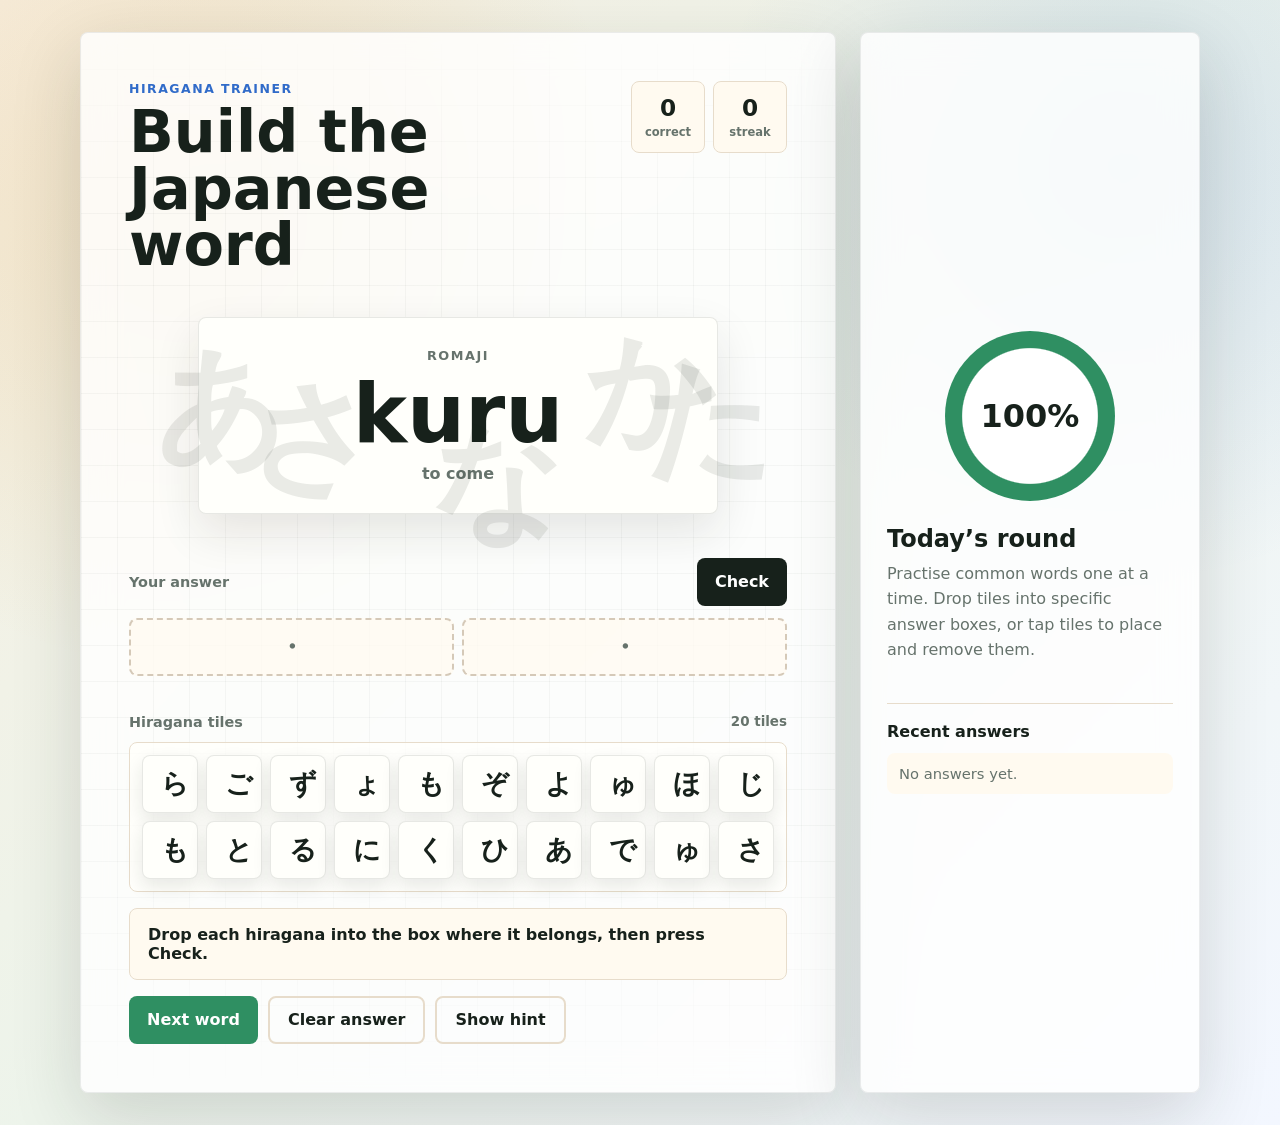
<file: BuildHiragana/index.html>
<!DOCTYPE html>
<html lang="en">
  <head>
    <meta charset="UTF-8" />
    <meta name="viewport" content="width=device-width, initial-scale=1.0" />
    <title>Hiragana Practice</title>
    <link rel="stylesheet" href="styles.css" />
  </head>
  <body>
    <main class="app-shell">
      <section class="practice-panel" aria-labelledby="app-title">
        <div class="topbar">
          <div>
            <p class="eyebrow">Hiragana trainer</p>
            <h1 id="app-title">Build the Japanese word</h1>
          </div>
          <div class="scoreboard" aria-label="Practice score">
            <div>
              <span id="score">0</span>
              <small>correct</small>
            </div>
            <div>
              <span id="streak">0</span>
              <small>streak</small>
            </div>
          </div>
        </div>

        <div class="prompt-area">
          <div class="kana-orbit" aria-hidden="true">
            <span>あ</span>
            <span>か</span>
            <span>さ</span>
            <span>た</span>
            <span>な</span>
          </div>
          <div class="word-card">
            <span class="label">Romaji</span>
            <p id="romaji-word">arigatou</p>
            <span id="meaning" class="meaning">thank you</span>
          </div>
        </div>

        <section class="answer-builder" aria-labelledby="answer-title">
          <div class="section-heading">
            <h2 id="answer-title">Your answer</h2>
            <button id="check-button" type="button">Check</button>
          </div>
          <div
            id="answer-slots"
            class="answer-slots"
            aria-label="Drop hiragana into answer boxes"
          ></div>

          <div class="section-heading">
            <h2>Hiragana tiles</h2>
            <span id="tile-count">20 tiles</span>
          </div>
          <div
            id="tile-bank"
            class="tile-bank"
            aria-label="Available hiragana tiles"
          ></div>
        </section>

        <div id="feedback" class="feedback neutral" role="status" aria-live="polite">
          Drop each hiragana into the box where it belongs, then press Check.
        </div>

        <div class="actions">
          <button id="next-button" class="secondary" type="button">Next word</button>
          <button id="clear-button" class="ghost" type="button">Clear answer</button>
          <button id="hint-button" class="ghost" type="button">Show hint</button>
        </div>
      </section>

      <aside class="side-panel" aria-label="Practice details">
        <div class="progress-ring" aria-hidden="true">
          <span id="accuracy">100%</span>
        </div>
        <div>
          <h2>Today’s round</h2>
          <p>
            Practise common words one at a time. Drop tiles into specific
            answer boxes, or tap tiles to place and remove them.
          </p>
        </div>
        <div class="history">
          <h3>Recent answers</h3>
          <ul id="history-list">
            <li>No answers yet.</li>
          </ul>
        </div>
      </aside>
    </main>

    <script src="script.js"></script>
  </body>
</html>
</file>
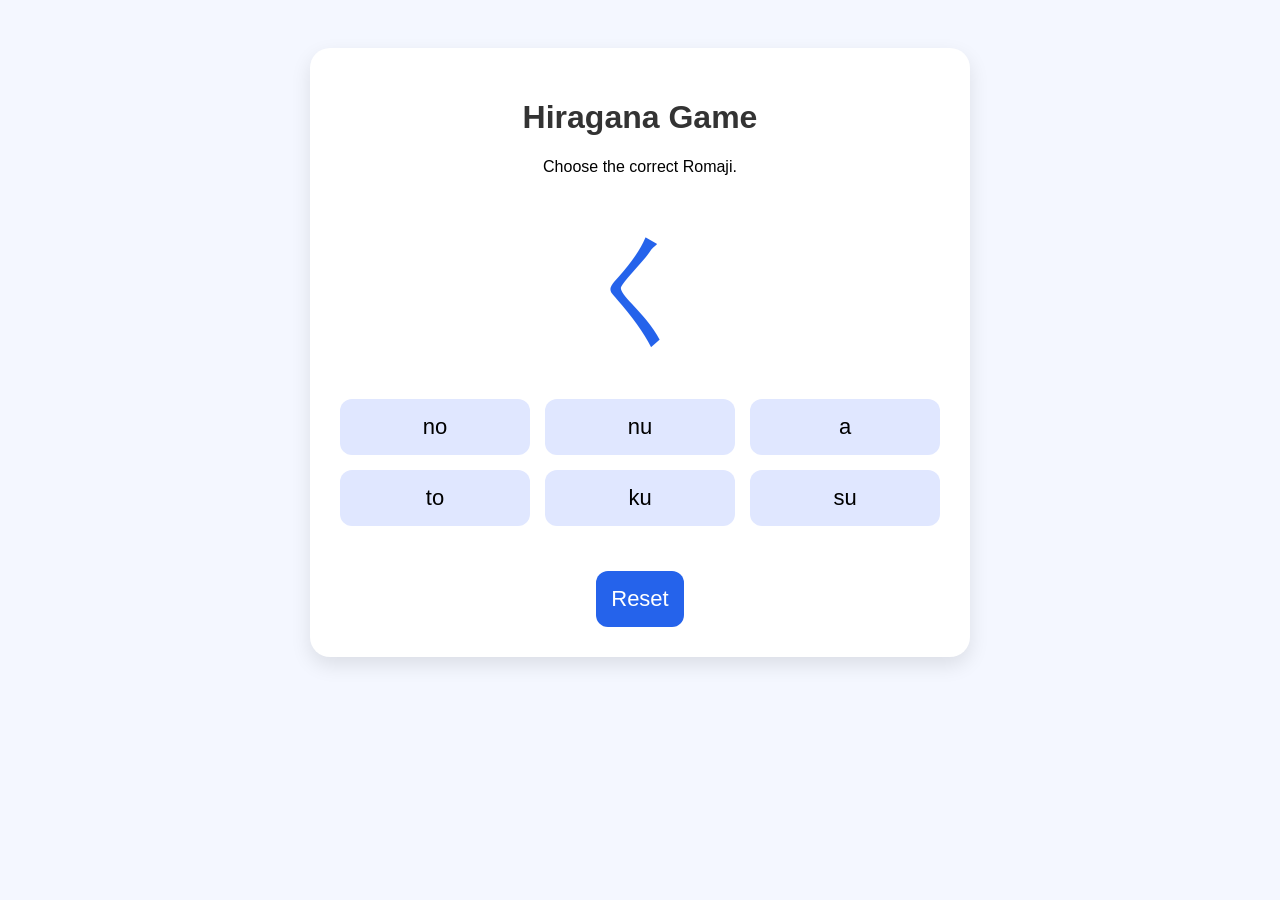
<file: Hiragana.html>
<!DOCTYPE html>
<html lang="en">
<head>
  <meta charset="UTF-8" />
  <meta name="viewport" content="width=device-width, initial-scale=1.0" />
  <title>Hiragana Learning Game</title>

  <style>
    body {
      font-family: Arial, sans-serif;
      background: #f4f7ff;
      text-align: center;
      padding: 40px;
    }

    .game-box {
      max-width: 600px;
      margin: auto;
      background: white;
      padding: 30px;
      border-radius: 20px;
      box-shadow: 0 8px 20px rgba(0,0,0,0.1);
    }

    h1 {
      color: #333;
    }

    .hiragana {
      font-size: 120px;
      margin: 30px 0;
      color: #2563eb;
    }

    .options {
      display: grid;
      grid-template-columns: 1fr 1fr 1fr;
      gap: 15px;
      margin-top: 20px;
    }

    button {
      font-size: 22px;
      padding: 15px;
      border: none;
      border-radius: 12px;
      background: #e0e7ff;
      cursor: pointer;
      transition: 0.2s;
    }

    button:hover {
      background: #c7d2fe;
    }

    .correct {
      background: #86efac !important;
    }

    .wrong {
      background: #fca5a5 !important;
    }

    .message {
      font-size: 22px;
      margin-top: 20px;
      font-weight: bold;
    }

    .reset-btn {
      margin-top: 25px;
      background: #2563eb;
      color: white;
    }
  </style>
</head>

<body>
  <div class="game-box">
    <h1>Hiragana Game</h1>
    <p>Choose the correct Romaji.</p>

    <div id="hiragana" class="hiragana">あ</div>

    <div id="options" class="options"></div>

    <div id="message" class="message"></div>

    <button class="reset-btn" onclick="nextQuestion()">Reset</button>
  </div>

  <script>
    const hiraganaList = [
      { hira: "あ", romaji: "a" },
      { hira: "い", romaji: "i" },
      { hira: "う", romaji: "u" },
      { hira: "え", romaji: "e" },
      { hira: "お", romaji: "o" },

      { hira: "か", romaji: "ka" },
      { hira: "き", romaji: "ki" },
      { hira: "く", romaji: "ku" },
      { hira: "け", romaji: "ke" },
      { hira: "こ", romaji: "ko" },

      { hira: "さ", romaji: "sa" },
      { hira: "し", romaji: "shi" },
      { hira: "す", romaji: "su" },
      { hira: "せ", romaji: "se" },
      { hira: "そ", romaji: "so" },

      { hira: "た", romaji: "ta" },
      { hira: "ち", romaji: "chi" },
      { hira: "つ", romaji: "tsu" },
      { hira: "て", romaji: "te" },
      { hira: "と", romaji: "to" },

      { hira: "な", romaji: "na" },
      { hira: "に", romaji: "ni" },
      { hira: "ぬ", romaji: "nu" },
      { hira: "ね", romaji: "ne" },
      { hira: "の", romaji: "no" }
    ];

    let currentQuestion;
    let answered = false;

    function shuffle(array) {
      return array.sort(() => Math.random() - 0.5);
    }

    function nextQuestion() {
      answered = false;
      document.getElementById("message").textContent = "";

      currentQuestion = hiraganaList[
        Math.floor(Math.random() * hiraganaList.length)
      ];

      document.getElementById("hiragana").textContent = currentQuestion.hira;

      let options = [currentQuestion.romaji];

      while (options.length < 6) {
        let randomItem = hiraganaList[
          Math.floor(Math.random() * hiraganaList.length)
        ];

        if (!options.includes(randomItem.romaji)) {
          options.push(randomItem.romaji);
        }
      }

      options = shuffle(options);

      const optionsBox = document.getElementById("options");
      optionsBox.innerHTML = "";

      options.forEach(option => {
        const button = document.createElement("button");
        button.textContent = option;
        button.onclick = () => checkAnswer(button, option);
        optionsBox.appendChild(button);
      });
    }

    function checkAnswer(button, selectedAnswer) {
      if (answered) return;

      answered = true;

      const buttons = document.querySelectorAll(".options button");

      buttons.forEach(btn => {
        if (btn.textContent === currentQuestion.romaji) {
          btn.classList.add("correct");
        }
      });

      if (selectedAnswer === currentQuestion.romaji) {
        document.getElementById("message").textContent = "Correct!";
      } else {
        button.classList.add("wrong");
        document.getElementById("message").textContent =
          "Wrong! Correct answer is " + currentQuestion.romaji;
      }
    }

    nextQuestion();
  </script>
</body>
</html>
</file>
<file: BuildHiragana/styles.css>
:root {
  color-scheme: light;
  --ink: #17211b;
  --muted: #66736c;
  --paper: #fffaf0;
  --panel: #ffffff;
  --green: #2f8f62;
  --red: #c84737;
  --amber: #d89122;
  --blue: #306bc9;
  --line: #e7dccb;
  --shadow: 0 24px 70px rgba(32, 38, 31, 0.16);
}

* {
  box-sizing: border-box;
}

body {
  min-height: 100vh;
  margin: 0;
  color: var(--ink);
  font-family: "Segoe UI", system-ui, sans-serif;
  background:
    radial-gradient(circle at 15% 20%, rgba(216, 145, 34, 0.18), transparent 28rem),
    radial-gradient(circle at 88% 15%, rgba(48, 107, 201, 0.14), transparent 26rem),
    linear-gradient(135deg, #f7efe1 0%, #edf4eb 48%, #f3f7ff 100%);
}

button {
  font: inherit;
}

.app-shell {
  width: min(1120px, calc(100% - 32px));
  min-height: 100vh;
  margin: 0 auto;
  display: grid;
  grid-template-columns: minmax(0, 1fr) 340px;
  gap: 24px;
  align-items: center;
  padding: 32px 0;
}

.practice-panel,
.side-panel {
  border: 1px solid rgba(23, 33, 27, 0.08);
  background: rgba(255, 255, 255, 0.82);
  box-shadow: var(--shadow);
  backdrop-filter: blur(18px);
}

.practice-panel {
  min-height: 650px;
  border-radius: 8px;
  padding: clamp(24px, 5vw, 48px);
  display: flex;
  flex-direction: column;
  justify-content: space-between;
  overflow: hidden;
  position: relative;
}

.practice-panel::before {
  content: "";
  position: absolute;
  inset: 0;
  pointer-events: none;
  background-image:
    linear-gradient(rgba(23, 33, 27, 0.035) 1px, transparent 1px),
    linear-gradient(90deg, rgba(23, 33, 27, 0.035) 1px, transparent 1px);
  background-size: 36px 36px;
  mask-image: linear-gradient(to bottom, transparent, black 18%, black 74%, transparent);
}

.topbar,
.prompt-area,
.answer-builder,
.feedback,
.actions {
  position: relative;
  z-index: 1;
}

.topbar {
  display: flex;
  gap: 20px;
  justify-content: space-between;
  align-items: flex-start;
}

.eyebrow {
  margin: 0 0 8px;
  color: var(--blue);
  font-size: 0.78rem;
  font-weight: 800;
  text-transform: uppercase;
  letter-spacing: 0.12em;
}

h1,
h2,
h3,
p {
  margin-top: 0;
}

h1 {
  max-width: 620px;
  margin-bottom: 0;
  font-size: clamp(2rem, 4.6vw, 4rem);
  line-height: 0.96;
  letter-spacing: 0;
}

.scoreboard {
  display: grid;
  grid-template-columns: repeat(2, minmax(74px, 1fr));
  gap: 8px;
}

.scoreboard div {
  min-width: 74px;
  padding: 12px;
  border-radius: 8px;
  border: 1px solid var(--line);
  background: var(--paper);
  text-align: center;
}

.scoreboard span {
  display: block;
  font-size: 1.45rem;
  font-weight: 800;
}

.scoreboard small {
  color: var(--muted);
  font-size: 0.72rem;
  font-weight: 700;
}

.prompt-area {
  min-height: 240px;
  display: grid;
  place-items: center;
  margin: 22px 0;
}

.kana-orbit {
  position: absolute;
  inset: 8px 0 0;
  color: rgba(23, 33, 27, 0.09);
  font-family: "Yu Gothic", "Meiryo", "Hiragino Sans", sans-serif;
  font-weight: 900;
  pointer-events: none;
}

.kana-orbit span {
  position: absolute;
  font-size: clamp(3.4rem, 10vw, 8rem);
}

.kana-orbit span:nth-child(1) {
  left: 4%;
  top: 8%;
}

.kana-orbit span:nth-child(2) {
  right: 11%;
  top: 0;
}

.kana-orbit span:nth-child(3) {
  left: 18%;
  bottom: 4%;
}

.kana-orbit span:nth-child(4) {
  right: 2%;
  bottom: 12%;
}

.kana-orbit span:nth-child(5) {
  left: 46%;
  top: 40%;
}

.word-card {
  width: min(520px, 100%);
  min-height: 180px;
  border-radius: 8px;
  border: 1px solid rgba(23, 33, 27, 0.1);
  background: #fffffb;
  box-shadow: 0 18px 45px rgba(32, 38, 31, 0.11);
  display: grid;
  place-items: center;
  align-content: center;
  gap: 10px;
  text-align: center;
  padding: 30px;
}

.label {
  color: var(--muted);
  font-size: 0.8rem;
  font-weight: 800;
  text-transform: uppercase;
  letter-spacing: 0.12em;
}

#romaji-word {
  margin: 0;
  font-size: clamp(2.6rem, 7vw, 5.1rem);
  font-weight: 800;
  line-height: 1;
}

@media (max-height: 760px) {
  .app-shell {
    align-items: start;
    padding: 18px 0;
  }

  .practice-panel {
    min-height: auto;
    padding: 24px;
  }

  h1 {
    font-size: clamp(2rem, 4.2vw, 3.25rem);
  }

  .prompt-area {
    min-height: 185px;
    margin: 16px 0;
  }

  .word-card {
    min-height: 150px;
    padding: 22px;
  }

  #romaji-word {
    font-size: clamp(2.5rem, 6vw, 4.2rem);
  }

  .slot,
  .tile {
    height: 50px;
    font-size: 1.45rem;
  }
}

.meaning {
  color: var(--muted);
  font-weight: 700;
}

button {
  min-height: 48px;
  border: 0;
  border-radius: 8px;
  padding: 0 18px;
  color: #fff;
  background: var(--ink);
  font-weight: 800;
  cursor: pointer;
  transition:
    transform 160ms ease,
    box-shadow 160ms ease,
    background 160ms ease;
}

.answer-builder {
  display: grid;
  gap: 12px;
}

.section-heading {
  display: flex;
  align-items: center;
  justify-content: space-between;
  gap: 16px;
}

.section-heading h2 {
  margin: 0;
  color: var(--muted);
  font-size: 0.9rem;
  font-weight: 800;
}

.section-heading span {
  color: var(--muted);
  font-size: 0.84rem;
  font-weight: 700;
}

.answer-slots,
.tile-bank {
  display: grid;
  grid-template-columns: repeat(auto-fit, minmax(54px, 1fr));
  gap: 8px;
}

.answer-slots {
  min-height: 74px;
  margin-bottom: 10px;
  border-radius: 8px;
}

.slot,
.tile {
  min-width: 0;
  height: 58px;
  border-radius: 8px;
  display: grid;
  place-items: center;
  font-family: "Yu Gothic", "Meiryo", "Hiragino Sans", "Segoe UI", sans-serif;
  font-size: 1.7rem;
  font-weight: 800;
  line-height: 1;
  user-select: none;
}

.slot {
  border: 2px dashed #d5c9b8;
  background: rgba(255, 250, 240, 0.74);
  color: var(--muted);
}

.slot.filled {
  border-style: solid;
  border-color: rgba(48, 107, 201, 0.28);
  background: #f6f9ff;
  color: var(--ink);
}

.answer-slots.drag-over .slot {
  border-color: var(--blue);
  box-shadow: inset 0 0 0 3px rgba(48, 107, 201, 0.12);
}

.tile-bank {
  padding: 12px;
  border: 1px solid var(--line);
  border-radius: 8px;
  background: rgba(255, 255, 251, 0.76);
}

.tile {
  border: 1px solid rgba(23, 33, 27, 0.1);
  color: var(--ink);
  background: #fffffb;
  box-shadow: 0 8px 18px rgba(32, 38, 31, 0.1);
  cursor: grab;
  transition:
    transform 160ms ease,
    box-shadow 160ms ease,
    opacity 160ms ease;
}

.tile:hover,
.tile:focus-visible {
  transform: translateY(-2px);
  box-shadow: 0 14px 26px rgba(32, 38, 31, 0.14);
  outline: none;
}

.tile:active {
  cursor: grabbing;
}

.tile.used {
  opacity: 0.28;
  cursor: not-allowed;
  transform: none;
  box-shadow: none;
}

.tile.dragging {
  opacity: 0.5;
}

.drag-proxy {
  position: fixed;
  z-index: 20;
  width: 58px;
  pointer-events: none;
  transform: translate(-50%, -50%) scale(1.04);
  opacity: 0.92;
}

button:hover {
  transform: translateY(-1px);
  box-shadow: 0 12px 28px rgba(23, 33, 27, 0.14);
}

button:active {
  transform: translateY(0);
}

.feedback {
  min-height: 64px;
  margin-top: 16px;
  border-radius: 8px;
  padding: 16px 18px;
  border: 1px solid var(--line);
  background: var(--paper);
  font-weight: 700;
}

.feedback.correct {
  border-color: rgba(47, 143, 98, 0.38);
  color: #155d3c;
  background: #e8f7ef;
}

.feedback.incorrect {
  border-color: rgba(200, 71, 55, 0.35);
  color: #8b2c22;
  background: #fff0ed;
}

.feedback.hint {
  border-color: rgba(216, 145, 34, 0.38);
  color: #80500f;
  background: #fff5df;
}

.actions {
  display: flex;
  gap: 10px;
  flex-wrap: wrap;
  margin-top: 16px;
}

.secondary {
  background: var(--green);
}

.ghost {
  color: var(--ink);
  background: transparent;
  border: 2px solid var(--line);
}

.side-panel {
  border-radius: 8px;
  padding: 26px;
  align-self: stretch;
  display: flex;
  flex-direction: column;
  justify-content: center;
  gap: 24px;
}

.progress-ring {
  width: 170px;
  height: 170px;
  margin: 0 auto;
  border-radius: 50%;
  display: grid;
  place-items: center;
  background:
    radial-gradient(circle at center, #fff 0 56%, transparent 57%),
    conic-gradient(var(--green) var(--accuracy, 100%), #e5ded2 0);
}

.progress-ring span {
  font-size: 2rem;
  font-weight: 900;
}

.side-panel h2 {
  margin-bottom: 8px;
  font-size: 1.5rem;
}

.side-panel p {
  color: var(--muted);
  line-height: 1.6;
}

.history {
  border-top: 1px solid var(--line);
  padding-top: 18px;
}

.history h3 {
  margin-bottom: 12px;
  font-size: 1rem;
}

.history ul {
  display: grid;
  gap: 10px;
  margin: 0;
  padding: 0;
  list-style: none;
}

.history li {
  border-radius: 8px;
  padding: 12px;
  color: var(--muted);
  background: var(--paper);
  font-size: 0.92rem;
}

.history strong {
  color: var(--ink);
  font-family: "Yu Gothic", "Meiryo", "Hiragino Sans", sans-serif;
}

@media (max-width: 860px) {
  .app-shell {
    grid-template-columns: 1fr;
    align-items: start;
  }

  .practice-panel {
    min-height: auto;
  }

  .side-panel {
    align-self: auto;
  }
}

@media (max-width: 560px) {
  .app-shell {
    width: min(100% - 20px, 1120px);
    padding: 10px 0;
  }

  .topbar {
    flex-direction: column;
  }

  .scoreboard {
    width: 100%;
  }

  .actions button {
    flex: 1 1 150px;
  }

  .answer-slots,
  .tile-bank {
    grid-template-columns: repeat(auto-fit, minmax(46px, 1fr));
  }

  .slot,
  .tile {
    height: 52px;
    font-size: 1.45rem;
  }
}
</file>
